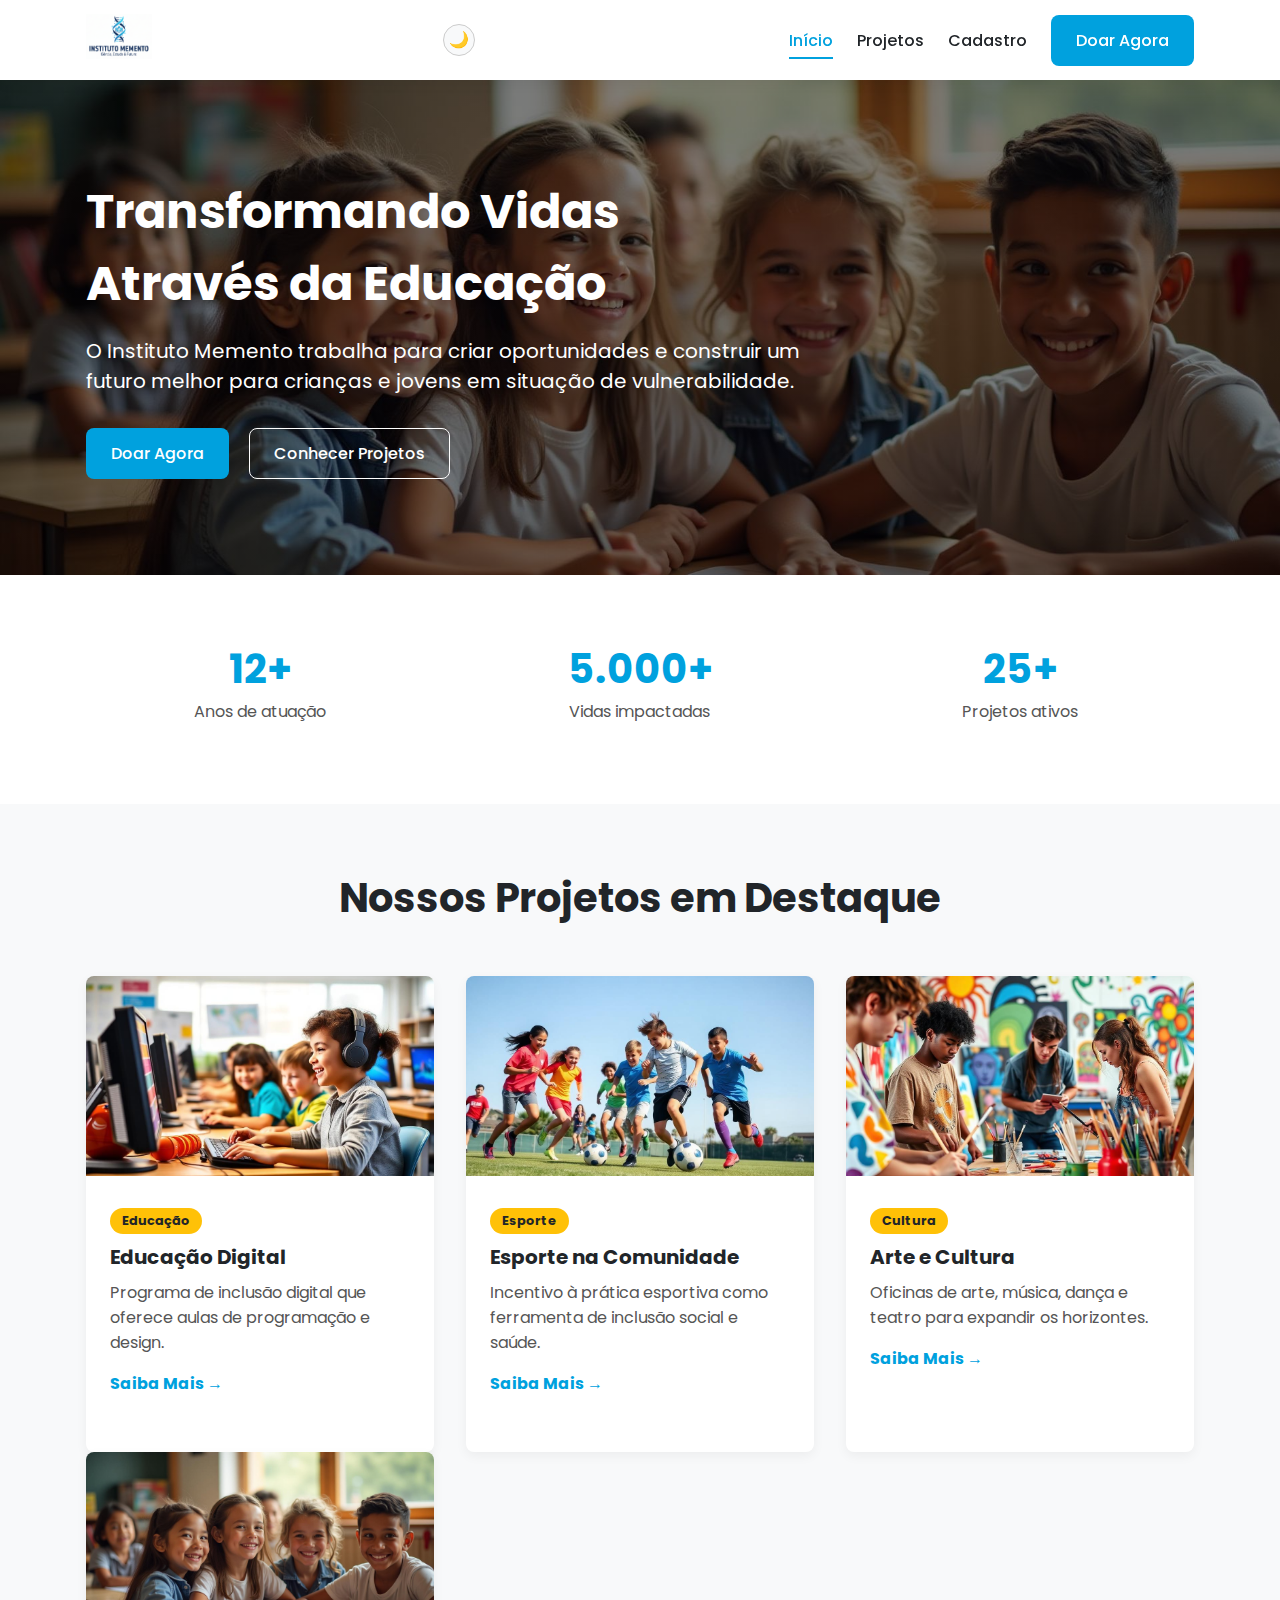
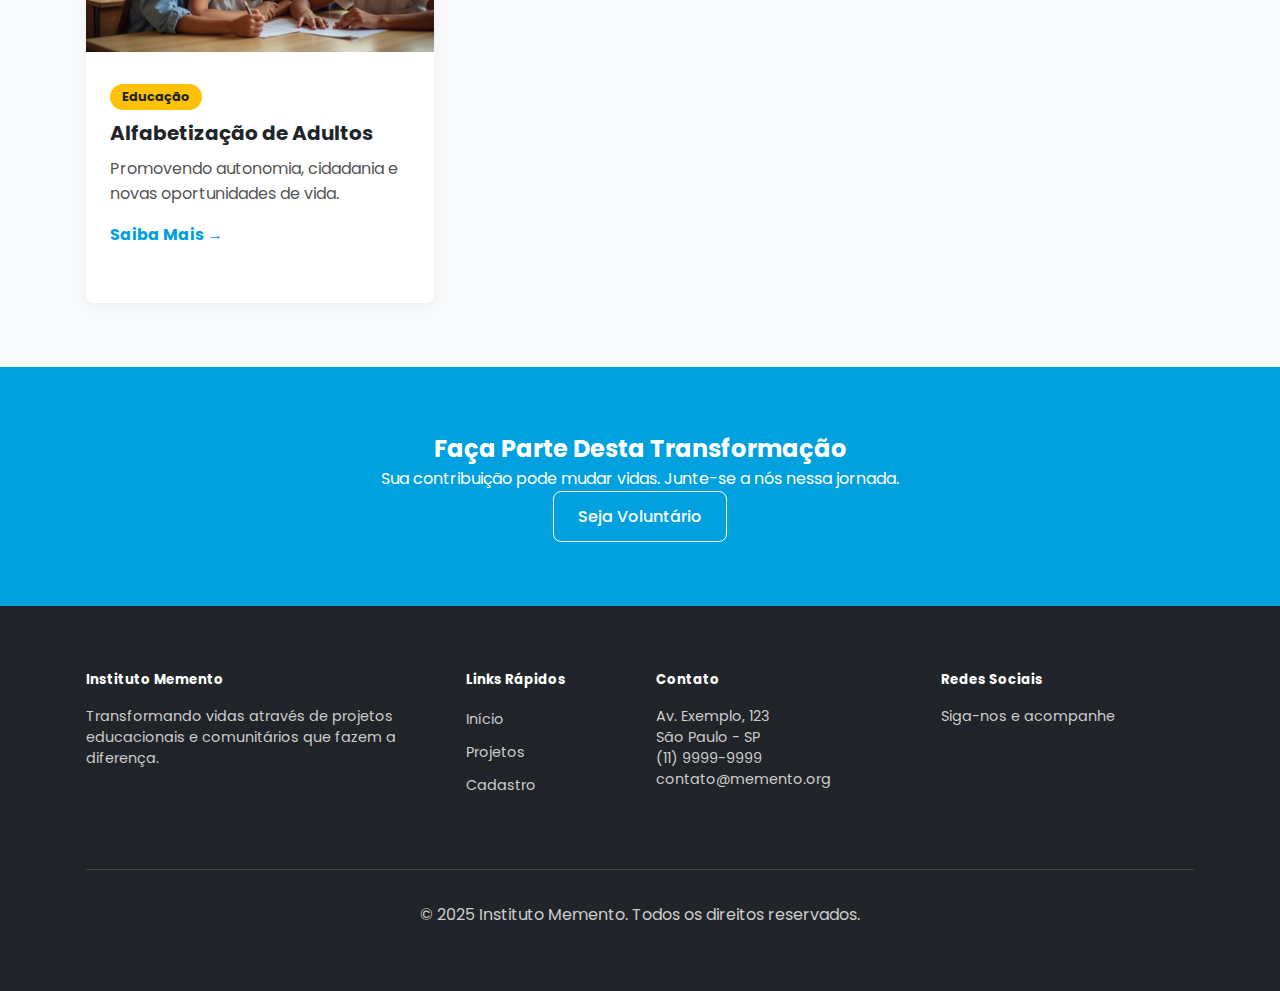
<file: index.html>
<!DOCTYPE html>
<html lang="pt-BR">
<head>
    <meta charset="UTF-8">
    <meta name="viewport" content="width=device-width, initial-scale=1.0">
    <title>Instituto Memento - Transformando Vidas Através da Educação</title>
    <link rel="stylesheet" href="css/main.css">
</head>
<body>

    <header class="main-header">
        <div class="container navbar">
            <a href="index.html" class="navbar-brand">
                <img src="images/ong-logo.png" alt="Instituto Memento Logo">
            </a>

            <div class="header-toggles">
                <button id="dark-mode-toggle" class="toggle-btn" aria-label="Alternar modo escuro">🌙</button>
                <button class="nav-toggle" id="nav-toggle" aria-label="Abrir menu" aria-expanded="false" aria-controls="main-nav">
                    <span></span><span></span><span></span>
                </button>
            </div>

            <nav class="main-nav" id="main-nav" role="navigation" aria-label="Navegação principal">
                <ul class="navbar-nav">
                    <li class="nav-item"><a href="index.html" class="nav-link active nav-route">Início</a></li>
                    <li class="nav-item"><a href="projetos.html" class="nav-link nav-route">Projetos</a></li>
                    <li class="nav-item"><a href="cadastro.html" class="nav-link nav-route">Cadastro</a></li>
                    <li class="nav-item"><a href="#" class="btn btn-primary">Doar Agora</a></li>
                </ul>
            </nav>
        </div>
    </header>

    <main id="main-content">
        <section class="hero-section">
            <div class="container">
                <div class="row">
                    <div class="col-lg-8">
                        <h1>Transformando Vidas Através da Educação</h1>
                        <p>O Instituto Memento trabalha para criar oportunidades e construir um futuro melhor para crianças e jovens em situação de vulnerabilidade.</p>
                        <a href="#" class="btn btn-primary">Doar Agora</a>
                        <a href="projetos.html" class="btn btn-outline-light nav-route" style="margin-left: 1rem;">Conhecer Projetos</a>
                    </div>
                </div>
            </div>
        </section>

        <section class="metrics-section page-section">
            <div class="container">
                <div class="row">
                    <div class="col-lg-4 col-md-4 metric-item">
                        <h2>12+</h2>
                        <p>Anos de atuação</p>
                    </div>
                    <div class="col-lg-4 col-md-4 metric-item">
                        <h2>5.000+</h2>
                        <p>Vidas impactadas</p>
                    </div>
                    <div class="col-lg-4 col-md-4 metric-item">
                        <h2>25+</h2>
                        <p>Projetos ativos</p>
                    </div>
                </div>
            </div>
        </section>

        <section class="projects-section page-section bg-light">
            <div class="container">
                <h2 class="section-title">Nossos Projetos em Destaque</h2>
                <div class="row" id="project-grid">
                    </div>
            </div>
        </section>

        <section class="cta-section page-section">
            <div class="container">
                <h2>Faça Parte Desta Transformação</h2>
                <p>Sua contribuição pode mudar vidas. Junte-se a nós nessa jornada.</p>
                <a href="cadastro.html" class="btn btn-outline-light nav-route">Seja Voluntário</a>
            </div>
        </section>
    </main>

    <footer class="main-footer">
        <div class="container">
            <div class="row">
                <div class="col-lg-4 col-md-6 footer-col">
                    <h5>Instituto Memento</h5>
                    <p>Transformando vidas através de projetos educacionais e comunitários que fazem a diferença.</p>
                </div>
                <div class="col-lg-2 col-md-6 footer-col">
                    <h5>Links Rápidos</h5>
                    <ul class="footer-links">
                        <li><a href="index.html" class="nav-route">Início</a></li>
                        <li><a href="projetos.html" class="nav-route">Projetos</a></li>
                        <li><a href="cadastro.html" class="nav-route">Cadastro</a></li>
                    </ul>
                </div>
                <div class="col-lg-3 col-md-6 footer-col">
                    <h5>Contato</h5>
                    <p>Av. Exemplo, 123<br>São Paulo - SP</p>
                    <p><a href="tel:1199999999">(11) 9999-9999</a></p>
                    <p><a href="mailto:contato@memento.org">contato@memento.org</a></p>
                </div>
                <div class="col-lg-3 col-md-6 footer-col">
                    <h5>Redes Sociais</h5>
                    <p>Siga-nos e acompanhe</p>
                </div>
            </div>
            <div class="footer-bottom">
                <p>&copy; 2025 Instituto Memento. Todos os direitos reservados.</p>
            </div>
        </div>
    </footer>
    
    <script src="js/main.js"></script>
</body>
</html>
</file>
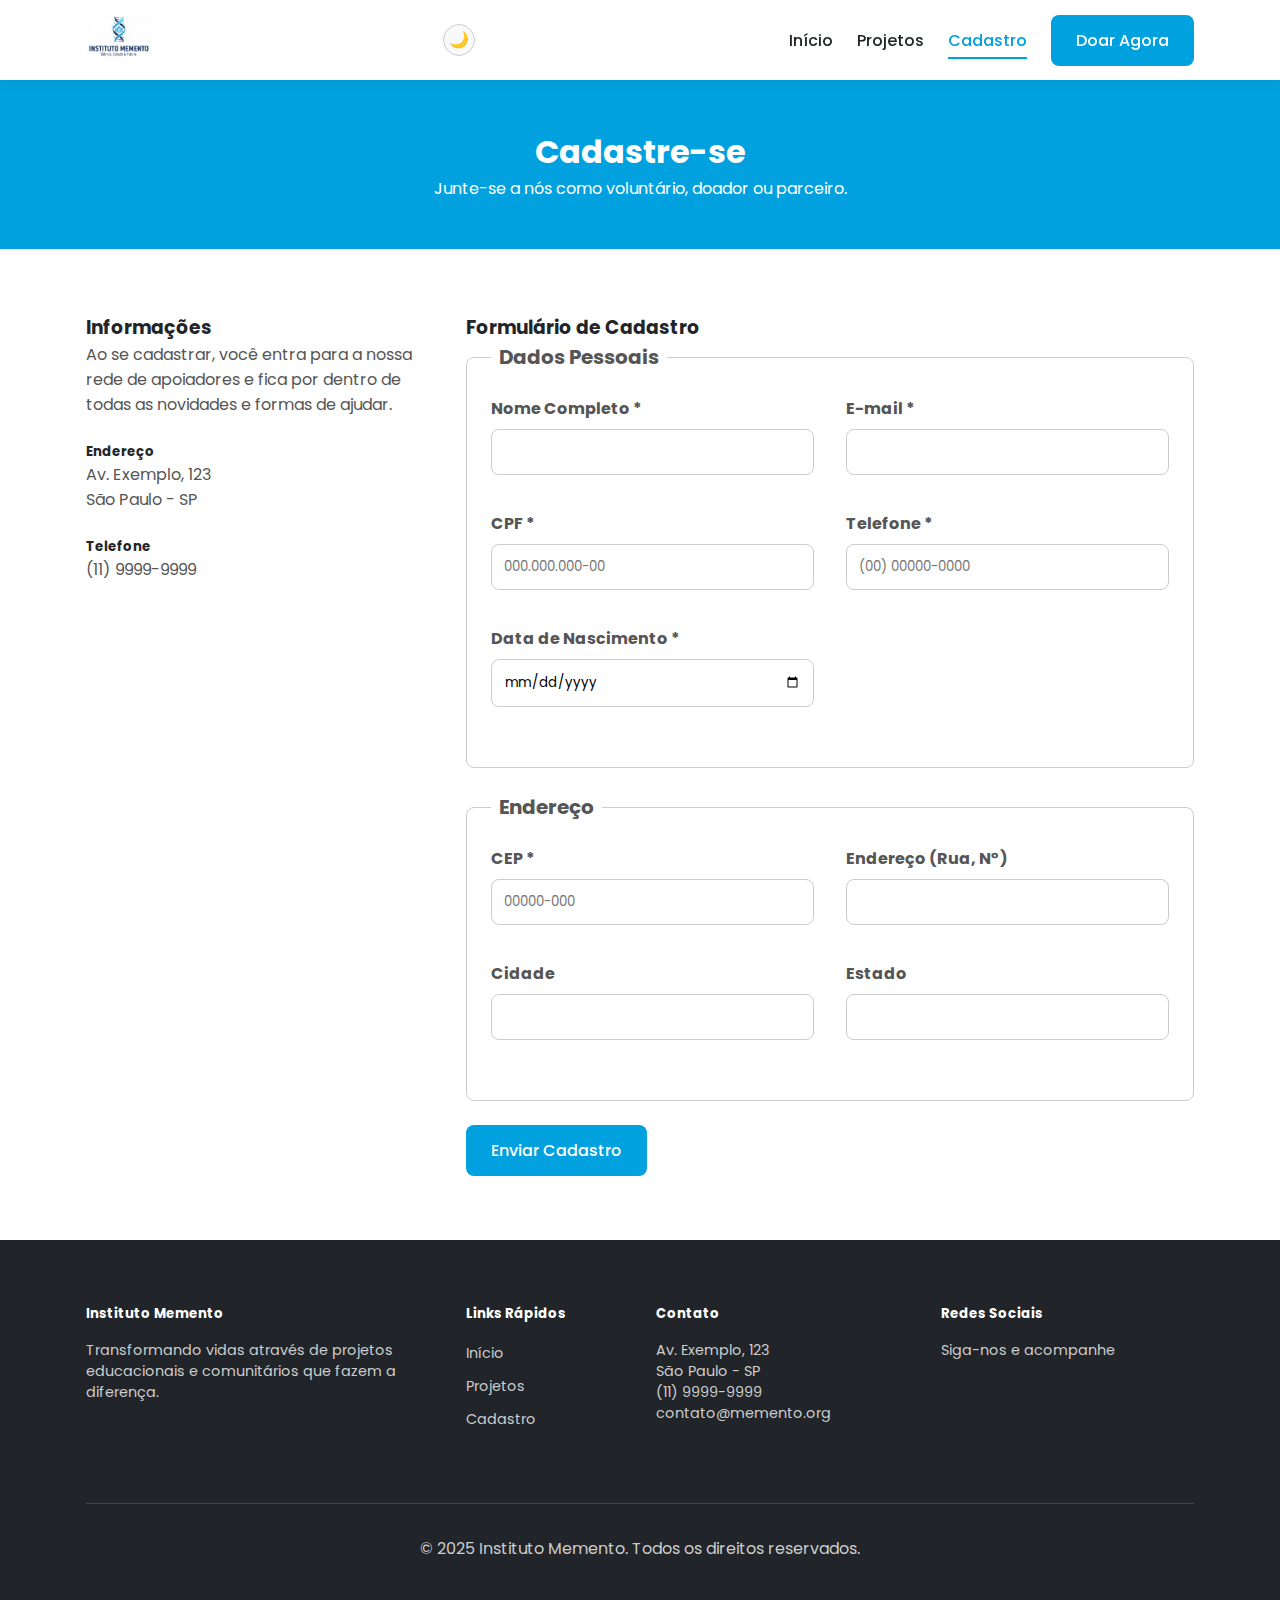
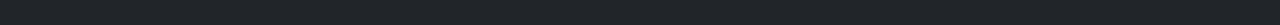
<file: cadastro.html>
<!DOCTYPE html>
<html lang="pt-BR">
<head>
    <meta charset="UTF-8">
    <meta name="viewport" content="width=device-width, initial-scale=1.0">
    <title>Cadastro - Instituto Memento</title>
    <link rel="stylesheet" href="css/main.css">
</head>
<body>

    <header class="main-header">
        <div class="container navbar">
            <a href="index.html" class="navbar-brand">
                <img src="images/ong-logo.png" alt="Instituto Memento Logo">
            </a>

            <div class="header-toggles">
                <button id="dark-mode-toggle" class="toggle-btn" aria-label="Alternar modo escuro">🌙</button>
                <button class="nav-toggle" id="nav-toggle" aria-label="Abrir menu" aria-expanded="false" aria-controls="main-nav">
                    <span></span><span></span><span></span>
                </button>
            </div>

            <nav class="main-nav" id="main-nav" role="navigation" aria-label="Navegação principal">
                <ul class="navbar-nav">
                    <li class="nav-item"><a href="index.html" class="nav-link nav-route">Início</a></li>
                    <li class="nav-item"><a href="projetos.html" class="nav-link nav-route">Projetos</a></li>
                    <li class="nav-item"><a href="cadastro.html" class="nav-link active nav-route">Cadastro</a></li>
                    <li class="nav-item"><a href="#" class="btn btn-primary">Doar Agora</a></li>
                </ul>
            </nav>
        </div>
    </header>

    <main id="main-content">
        <section class="page-header">
            <div class="container">
                <h1>Cadastre-se</h1>
                <p>Junte-se a nós como voluntário, doador ou parceiro.</p>
            </div>
        </section>

        <section class="page-content">
            <div class="container">
                <div class="row">
                    
                    <div class="col-lg-4">
                        <h3>Informações</h3>
                        <p>Ao se cadastrar, você entra para a nossa rede de apoiadores e fica por dentro de todas as novidades e formas de ajudar.</p>
                        <br>
                        <h5>Endereço</h5>
                        <p>Av. Exemplo, 123<br>São Paulo - SP</p>
                        <br>
                        <h5>Telefone</h5>
                        <p>(11) 9999-9999</p>
                    </div>

                    <div class="col-lg-8">
                        <h3>Formulário de Cadastro</h3>
                        
                        <form action="#" method="POST" id="registration-form" novalidate>
                            
                            <fieldset>
                                <legend>Dados Pessoais</legend>
                                <div class="row">
                                    <div class="col-md-6 form-group">
                                        <label for="nome">Nome Completo *</label>
                                        <input type="text" id="nome" name="nome" class="form-control">
                                        <span class="error-text" id="nome-error"></span>
                                    </div>
                                    <div class="col-md-6 form-group">
                                        <label for="email">E-mail *</label>
                                        <input type="email" id="email" name="email" class="form-control">
                                        <span class="error-text" id="email-error"></span>
                                    </div>
                                    <div class="col-md-6 form-group">
                                        <label for="cpf">CPF *</label>
                                        <input type="text" id="cpf" name="cpf" class="form-control" placeholder="000.000.000-00" maxlength="14">
                                        <span class="error-text" id="cpf-error"></span>
                                    </div>
                                    <div class="col-md-6 form-group">
                                        <label for="telefone">Telefone *</label>
                                        <input type="tel" id="telefone" name="telefone" class="form-control" placeholder="(00) 00000-0000" maxlength="15">
                                        <span class="error-text" id="telefone-error"></span>
                                    </div>
                                    <div class="col-md-6 form-group">
                                        <label for="nascimento">Data de Nascimento *</label>
                                        <input type="date" id="nascimento" name="nascimento" class="form-control">
                                        <span class="error-text" id="nascimento-error"></span>
                                    </div>
                                </div>
                            </fieldset>

                            <fieldset>
                                <legend>Endereço</legend>
                                <div class="row">
                                    <div class="col-md-6 form-group">
                                        <label for="cep">CEP *</label>
                                        <input type="text" id="cep" name="cep" class="form-control" placeholder="00000-000" maxlength="9">
                                        <span class="error-text" id="cep-error"></span>
                                    </div>
                                    <div class="col-md-6 form-group">
                                        <label for="endereco">Endereço (Rua, N°)</label>
                                        <input type="text" id="endereco" name="endereco" class="form-control">
                                        <span class="error-text" id="endereco-error"></span>
                                    </div>
                                    <div class="col-md-6 form-group">
                                        <label for="cidade">Cidade</label>
                                        <input type="text" id="cidade" name="cidade" class="form-control">
                                        <span class="error-text" id="cidade-error"></span>
                                    </div>
                                    <div class="col-md-6 form-group">
                                        <label for="estado">Estado</label>
                                        <input type="text" id="estado" name="estado" class="form-control">
                                        <span class="error-text" id="estado-error"></span>
                                    </div>
                                </div>
                            </fieldset>
                            
                            <button type="submit" class="btn btn-primary">Enviar Cadastro</button>
                        </form>
                    </div>

                </div>
            </div>
        </section>
    </main>
    
    <footer class="main-footer">
        <div class="container">
            <div class="row">
                <div class="col-lg-4 col-md-6 footer-col">
                    <h5>Instituto Memento</h5>
                    <p>Transformando vidas através de projetos educacionais e comunitários que fazem a diferença.</p>
                </div>
                <div class="col-lg-2 col-md-6 footer-col">
                    <h5>Links Rápidos</h5>
                    <ul class="footer-links">
                        <li><a href="index.html" class="nav-route">Início</a></li>
                        <li><a href="projetos.html" class="nav-route">Projetos</a></li>
                        <li><a href="cadastro.html" class="nav-route">Cadastro</a></li>
                    </ul>
                </div>
                <div class="col-lg-3 col-md-6 footer-col">
                    <h5>Contato</h5>
                    <p>Av. Exemplo, 123<br>São Paulo - SP</p>
                    <p><a href="tel:1199999999">(11) 9999-9999</a></p>
                    <p><a href="mailto:contato@memento.org">contato@memento.org</a></p>
                </div>
                <div class="col-lg-3 col-md-6 footer-col">
                    <h5>Redes Sociais</h5>
                    <p>Siga-nos e acompanhe</p>
                </div>
            </div>
            <div class="footer-bottom">
                <p>&copy; 2025 Instituto Memento. Todos os direitos reservados.</p>
            </div>
        </div>
    </footer>
    
    <script src="js/main.js"></script>
</body>
</html>
</file>
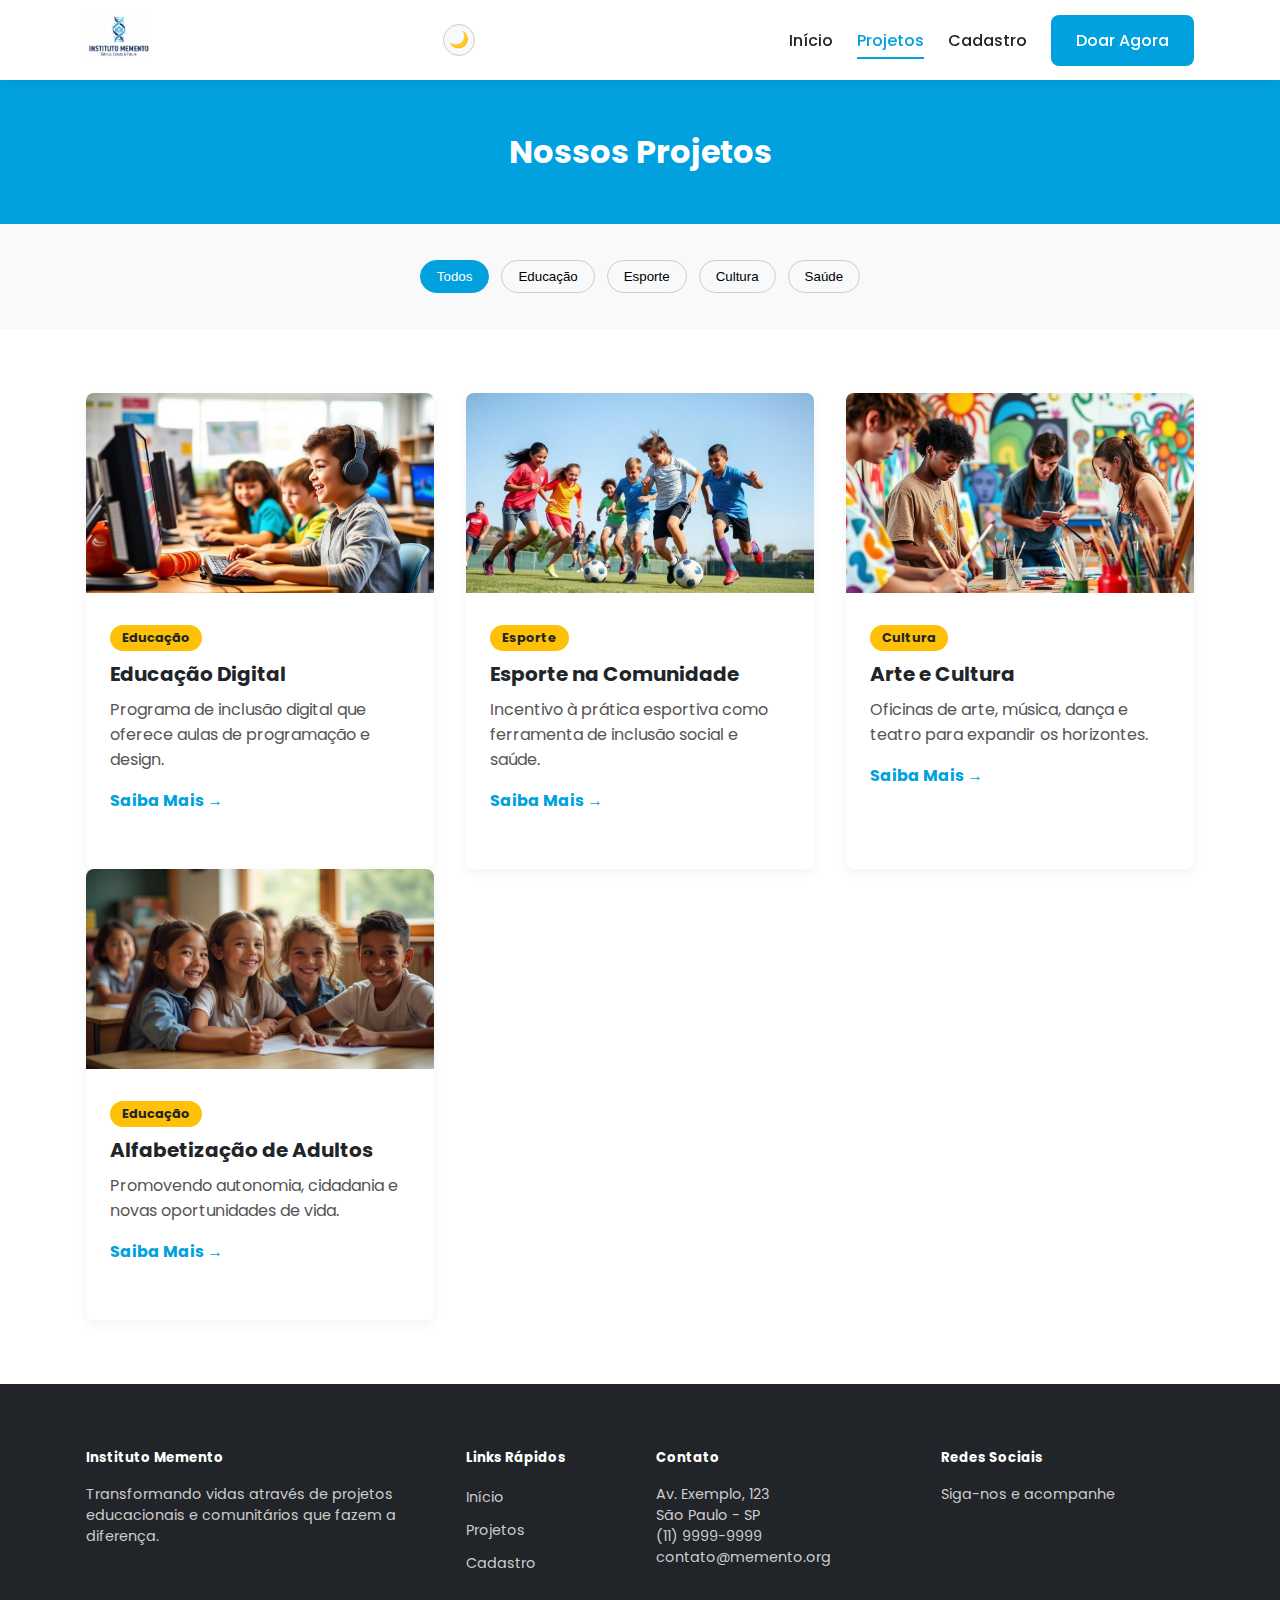
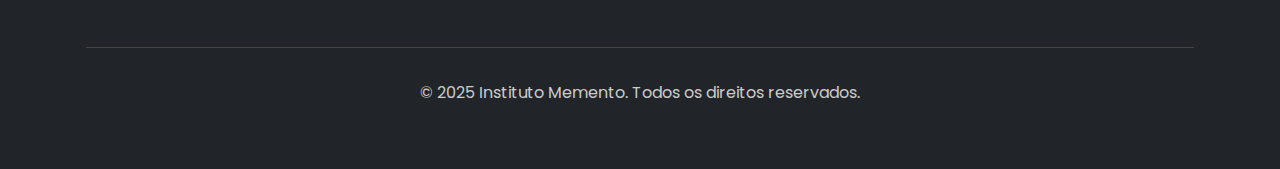
<file: projetos.html>
<!DOCTYPE html>
<html lang="pt-BR">
<head>
    <meta charset="UTF-8">
    <meta name="viewport" content="width=device-width, initial-scale=1.0">
    <title>Nossos Projetos - Instituto Memento</title>
    <link rel="stylesheet" href="css/main.css">
</head>
<body>

    <header class="main-header">
        <div class="container navbar">
            <a href="index.html" class="navbar-brand">
                <img src="images/ong-logo.png" alt="Instituto Memento Logo">
            </a>

            <div class="header-toggles">
                <button id="dark-mode-toggle" class="toggle-btn" aria-label="Alternar modo escuro">🌙</button>
                <button class="nav-toggle" id="nav-toggle" aria-label="Abrir menu" aria-expanded="false" aria-controls="main-nav">
                    <span></span><span></span><span></span>
                </button>
            </div>

            <nav class="main-nav" id="main-nav" role="navigation" aria-label="Navegação principal">
                <ul class="navbar-nav">
                    <li class="nav-item"><a href="index.html" class="nav-link nav-route">Início</a></li>
                    <li class="nav-item"><a href="projetos.html" class="nav-link active nav-route">Projetos</a></li>
                    <li class="nav-item"><a href="cadastro.html" class="nav-link nav-route">Cadastro</a></li>
                    <li class="nav-item"><a href="#" class="btn btn-primary">Doar Agora</a></li>
                </ul>
            </nav>
        </div>
    </header>

    <main id="main-content">
        <section class="page-header">
            <div class="container">
                <h1>Nossos Projetos</h1>
            </div>
        </section>

        <section class="filter-bar page-section bg-light">
            <div class="container">
                <button class="filter-btn active">Todos</button>
                <button class="filter-btn">Educação</button>
                <button class="filter-btn">Esporte</button>
                <button class="filter-btn">Cultura</button>
                <button class="filter-btn">Saúde</button>
            </div>
        </section>
        
        <section class="page-content">
            <div class="container">
                <div class="row" id="project-grid">
                    </div>
            </div>
        </section>
    </main>
    
    <footer class="main-footer">
        <div class="container">
            <div class="row">
                <div class="col-lg-4 col-md-6 footer-col">
                    <h5>Instituto Memento</h5>
                    <p>Transformando vidas através de projetos educacionais e comunitários que fazem a diferença.</p>
                </div>
                <div class="col-lg-2 col-md-6 footer-col">
                    <h5>Links Rápidos</h5>
                    <ul class="footer-links">
                        <li><a href="index.html" class="nav-route">Início</a></li>
                        <li><a href="projetos.html" class="nav-route">Projetos</a></li>
                        <li><a href="cadastro.html" class="nav-route">Cadastro</a></li>
                    </ul>
                </div>
                <div class="col-lg-3 col-md-6 footer-col">
                    <h5>Contato</h5>
                    <p>Av. Exemplo, 123<br>São Paulo - SP</p>
                    <p><a href="tel:1199999999">(11) 9999-9999</a></p>
                    <p><a href="mailto:contato@memento.org">contato@memento.org</a></p>
                </div>
                <div class="col-lg-3 col-md-6 footer-col">
                    <h5>Redes Sociais</h5>
                    <p>Siga-nos e acompanhe</p>
                </div>
            </div>
            <div class="footer-bottom">
                <p>&copy; 2025 Instituto Memento. Todos os direitos reservados.</p>
            </div>
        </div>
    </footer>
    
    <script src="js/main.js"></script>
</body>
</html>
</file>
<file: css/main.css>
/* --- 1. IMPORTAÇÕES OBRIGATÓRIAS (PRIMEIRA COISA NO ARQUIVO) --- */
@import url('variables.css');
@import url('layout.css');
@import url('components.css');

/* --- 2. IMPORTAÇÃO DA FONTE --- */
@import url('https://fonts.googleapis.com/css2?family=Poppins:wght@400;500;700&display=swap');

/* --- 3. ESTILOS GLOBAIS E STICKY FOOTER --- */
* {
    box-sizing: border-box;
    margin: 0;
    padding: 0;
}

body {
    font-family: var(--font-body);
    color: var(--color-body-text);
    background-color: var(--color-white);
    padding-top: var(--header-height);

    /* Sticky Footer */
    display: flex;
    flex-direction: column;
    min-height: calc(100vh - var(--header-height));
}

main {
    flex-grow: 1; /* Empurra o footer para baixo */
}

h1, h2, h3, h4, h5, h6 {
    font-family: var(--font-heading);
    font-weight: 700;
    color: var(--color-dark);
}

a {
    text-decoration: none;
    color: var(--color-primary);
}
a:hover {
    color: var(--color-primary-dark);
}
</file>
